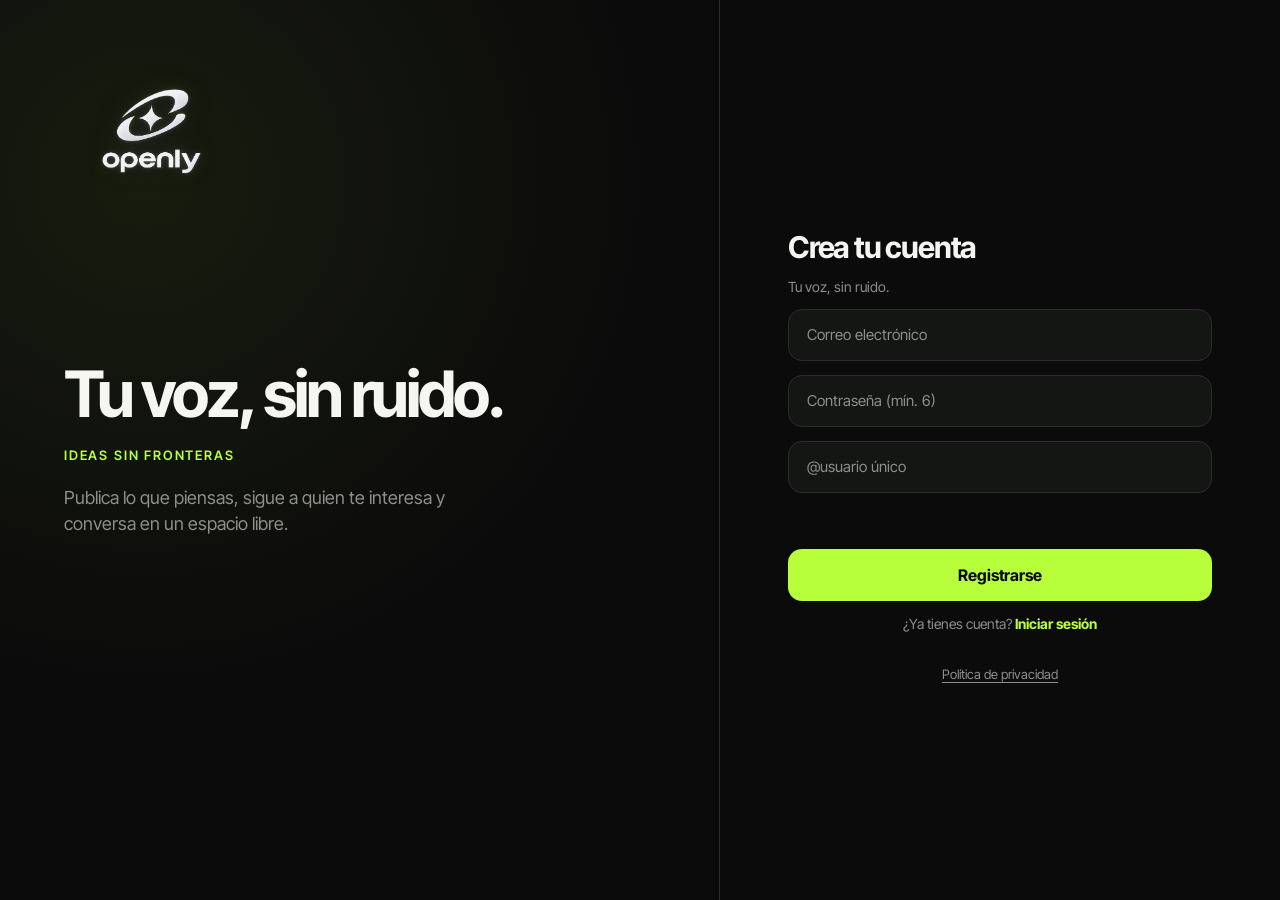
<file: index.html>
<!doctype html>
<html lang="es"><head><meta charset="utf-8">
<meta name="viewport" content="width=device-width, initial-scale=1, viewport-fit=cover">
<meta name="theme-color" content="#0B0B0B">
<meta name="description" content="OPENLY, la red social para decir lo que piensas. Tu voz, sin ruido.">
<title>OPENLY · Tu voz, sin ruido</title>
<!-- Icono con fondo para la pestaña del navegador -->
<link rel="icon" type="image/png" sizes="32x32" href="./logo-con-fondo.png?v=99">
<link rel="icon" type="image/png" sizes="16x16" href="./logo-con-fondo.png?v=99">
<link rel="apple-touch-icon" href="./logo-con-fondo.png?v=99">
<link rel="preconnect" href="https://fonts.googleapis.com"><link rel="preconnect" href="https://fonts.gstatic.com" crossorigin>
<link rel="stylesheet" href="https://fonts.googleapis.com/css2?family=Inter+Tight:wght@400;600;700&display=swap">
<link rel="stylesheet" href="styles.css"></head>
<body class="auth"><div class="shell">

<aside class="side" id="side">
<nav aria-label="Principal">
<button data-go="feed" data-n aria-label="Inicio"><i data-i="home"></i><span>Inicio</span></button>
<button data-go="buscar" data-n aria-label="Buscar"><i data-i="search"></i><span>Buscar</span></button>
<button data-go="notificaciones" data-n aria-label="Notificaciones"><i data-i="bell"></i><span>Notificaciones</span></button>
<button data-go="perfil" data-n aria-label="Perfil"><i data-i="user"></i><span>Perfil</span></button>
<button data-go="ajustes" data-n aria-label="Ajustes"><i data-i="menu"></i><span>Ajustes</span></button>
</nav>
<button class="cta" data-go="publicar" aria-label="Publicar"><i data-i="plus"></i><span>Publicar</span></button>
<div class="box"><h2>A quién seguir</h2><div id="sug"></div></div><div class="chip" id="chip"></div></aside>

<main class="main">
<!-- Logo sin fondo para la portada -->
<div class="brand"><span class="logo bl" role="img" aria-label="OPENLY"><img src="logo-sin-fondo.png?v=1" alt=""><b></b></span><h2>Tu voz, sin ruido.</h2><p class="tag">Ideas sin fronteras</p><p>Publica lo que piensas, sigue a quien te interesa y conversa en un espacio libre.</p></div>

<section class="screen on" id="registro"><header class="top"><span class="logo" role="img" aria-label="OPENLY"><img src="logo-sin-fondo.png?v=1" alt=""><b></b></span></header><div class="body">
<h1>Crea tu cuenta</h1><p class="m">Tu voz, sin ruido.</p>
<label class="in"><input id="rE" type="email" placeholder="Correo electrónico" autocomplete="email"></label>
<label class="in"><input id="rP" type="password" placeholder="Contraseña (mín. 6)" autocomplete="new-password"></label>
<label class="in"><input id="rU" placeholder="@usuario único" autocapitalize="none" autocomplete="username"></label>
<p class="m" id="rOk"></p><div class="grow"></div>
<button class="btn" id="bReg">Registrarse</button>
<p class="m c">¿Ya tienes cuenta? <a href="#" data-go="login">Iniciar sesión</a></p>
<p class="m leg"><a href="politica.html" target="_blank" rel="noopener" onclick="event.stopPropagation()">Política de privacidad</a></p></div></section>

<section class="screen" id="login"><header class="top"><span class="logo" role="img" aria-label="OPENLY"><img src="logo-sin-fondo.png?v=1" alt=""><b></b></span></header><div class="body">
<h1>Bienvenido de nuevo</h1><p class="m">Inicia sesión para continuar.</p>
<label class="in"><input id="lE" type="email" placeholder="Correo electrónico" autocomplete="email"></label>
<label class="in"><input id="lP" type="password" placeholder="Contraseña" autocomplete="current-password"></label>
<a class="m r" href="#" data-go="recuperar">Recuperar contraseña</a><div class="grow"></div>
<button class="btn" id="bLog">Iniciar sesión</button><button class="btn o" data-go="registro">Crear cuenta</button>
<p class="m leg"><a href="politica.html" target="_blank" rel="noopener" onclick="event.stopPropagation()">Política de privacidad</a></p></div></section>

<section class="screen" id="recuperar"><header class="top"><button class="ib" data-go="login" aria-label="Volver"><i data-i="back"></i></button></header><div class="body">
<h1>Recuperar contraseña</h1><p class="m">Te enviamos un código a tu correo.</p>
<label class="in"><input id="cE" type="email" placeholder="Correo electrónico"></label>
<button class="btn o" id="bCode" style="margin:0">Enviar código</button>
<label class="in"><input id="cC" placeholder="Código de 6 dígitos" inputmode="numeric"></label>
<label class="in"><input id="cP" type="password" placeholder="Nueva contraseña"></label>
<div class="grow"></div><button class="btn" id="bReset" style="margin-bottom:28px">Cambiar contraseña</button></div></section>

<section class="screen" id="feed"><header class="top"><span class="logo" role="img" aria-label="OPENLY"><img src="logo-sin-fondo.png?v=1" alt=""><b>openly</b></span><h2 class="dt">Inicio</h2><div class="row"><button class="ib mo" data-go="ajustes" aria-label="Menú"><i data-i="menu"></i></button></div></header>
<div class="tabs"><button class="on">Para ti</button></div>
<div class="scroll" id="feedList"></div></section>

<section class="screen" id="publicar"><header class="top"><button class="ib" data-go="feed" aria-label="Cerrar"><i data-i="x"></i></button><button class="pill" id="bPub">Publicar</button></header>
<div class="body row"><div id="pubAv"></div><div class="grow col"><textarea id="pTxt" placeholder="¿Qué quieres decir?" maxlength="280"></textarea><div id="pPrev"></div></div></div>
<footer class="bar"><button class="ib" id="bImg" aria-label="Adjuntar imagen"><i data-i="img"></i></button><input type="file" id="pFile" accept="image/*" hidden><span class="m" id="pCnt">0 / 280</span></footer></section>

<section class="screen" id="detalle"><header class="top"><button class="ib" data-go="feed" aria-label="Volver"><i data-i="back"></i></button><h2>Publicación</h2><span style="width:24px"></span></header>
<div class="scroll" id="detalleList"></div>
<footer class="bar"><label class="in grow pillin" style="height:44px"><input id="cTxt" placeholder="Escribe un comentario" maxlength="280"></label><button class="pill" id="bCom">Enviar</button></footer></section>

<section class="screen" id="buscar"><header class="top"><span class="logo" role="img" aria-label="OPENLY"><img src="logo-sin-fondo.png?v=1" alt=""><b>openly</b></span><h2 class="dt">Buscar</h2></header>
<div class="body" style="flex:none"><label class="in pillin"><i data-i="search"></i><input id="qIn" placeholder="Buscar usuarios o @usuario" autocapitalize="none"></label><h2>Personas</h2></div>
<div class="scroll" id="people"></div></section>

<section class="screen" id="notificaciones"><header class="top lo"><span class="logo" role="img" aria-label="OPENLY"><img src="logo-sin-fondo.png?v=1" alt=""><b>openly</b></span></header>
<div class="body" style="flex:none"><h1 class="s">Notificaciones</h1></div><div class="scroll" id="notifs"></div></section>

<section class="screen" id="perfil"><header class="top"><span class="logo" role="img" aria-label="OPENLY"><img src="logo-sin-fondo.png?v=1" alt=""><b>openly</b></span><h2 class="dt">Perfil</h2><button class="ib mo" data-go="ajustes" aria-label="Menú"><i data-i="menu"></i></button></header>
<div class="body" style="flex:none;gap:10px"><div class="row sb"><div id="pAv"></div><button class="pill" id="pBtn"></button></div>
<div><h2 class="l" id="pNom"></h2><p class="m" id="pUsr"></p></div><p id="pBio"></p><p class="stats" id="pSt"></p></div>
<div class="tabs"><button class="on">Publicaciones</button></div><div class="scroll" id="mine"></div></section>

<section class="screen" id="editar"><header class="top"><button class="ib" data-go="perfil" aria-label="Volver"><i data-i="back"></i></button><h2>Editar perfil</h2><span style="width:24px"></span></header>
<div class="body"><div class="row" style="gap:16px;align-items:center"><div id="eAv"></div><button class="pill o" id="bFoto">Cambiar foto</button><input type="file" id="eFile" accept="image/*" hidden></div>
<label class="in"><input id="eNom" placeholder="Nombre" maxlength="40"></label>
<label class="in" style="height:auto;padding:12px 16px"><textarea id="eBio" placeholder="Biografía" maxlength="160" style="min-height:80px;font-size:15px"></textarea></label>
<div class="grow"></div><button class="btn" id="bSave" style="margin-bottom:28px">Guardar</button></div></section>

<section class="screen" id="ajustes"><header class="top"><button class="ib" data-go="feed" aria-label="Volver"><i data-i="back"></i></button><h2>Ajustes</h2><span style="width:24px"></span></header>
<div class="scroll"><a class="item" href="#" data-go="perfil">Mi perfil</a><a class="item" href="#" data-act="editar">Editar perfil</a><a class="item danger" href="#" data-act="logout">Cerrar sesión</a></div></section>

<nav class="nav" id="nav" aria-label="Principal"><button data-go="feed" data-n aria-label="Inicio"><i data-i="home"></i></button><button data-go="buscar" data-n aria-label="Buscar"><i data-i="search"></i></button><button data-go="publicar" aria-label="Publicar"><i data-i="plus"></i></button><button data-go="notificaciones" data-n aria-label="Notificaciones"><i data-i="bell"></i></button><button data-go="perfil" data-n aria-label="Perfil"><i data-i="user"></i></button></nav>
</main>


</div>
<div id="toast" role="status"></div>
<script src="config.js"></script><script src="app.js"></script></body></html>
</file>
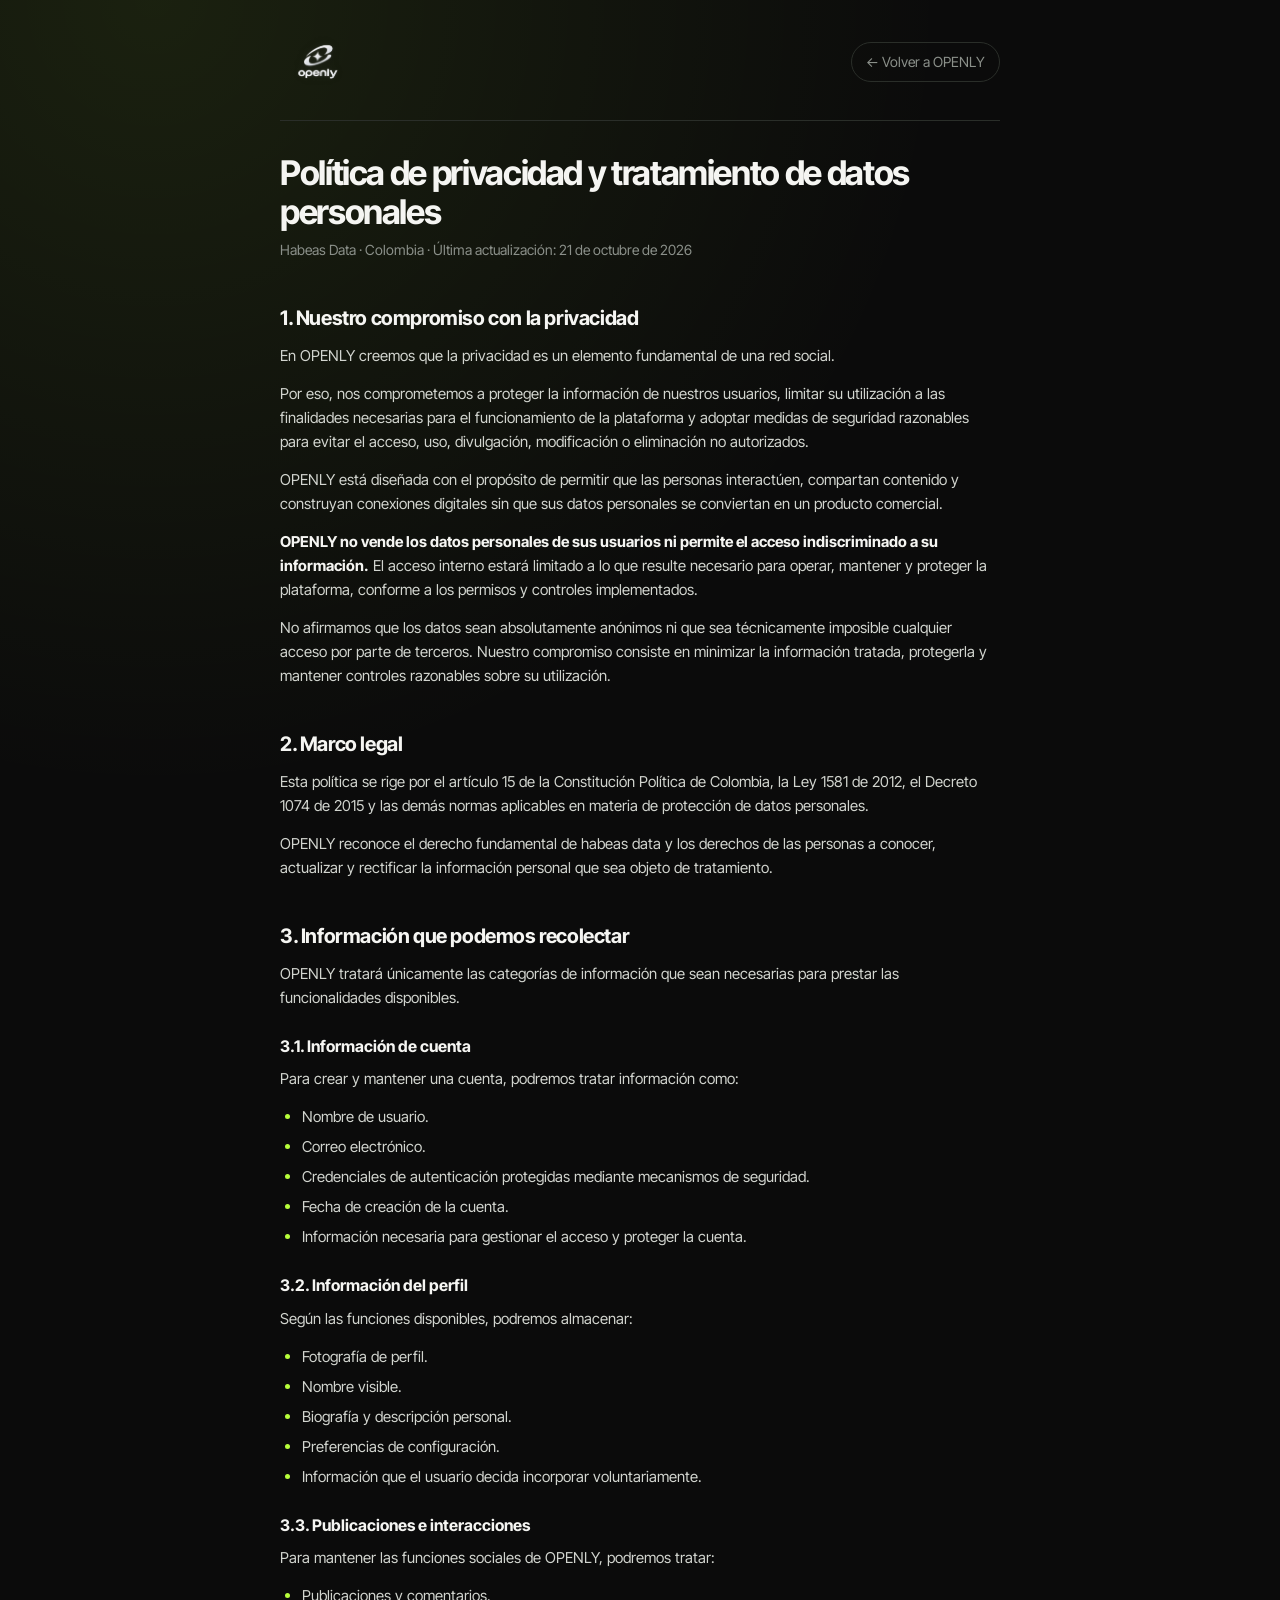
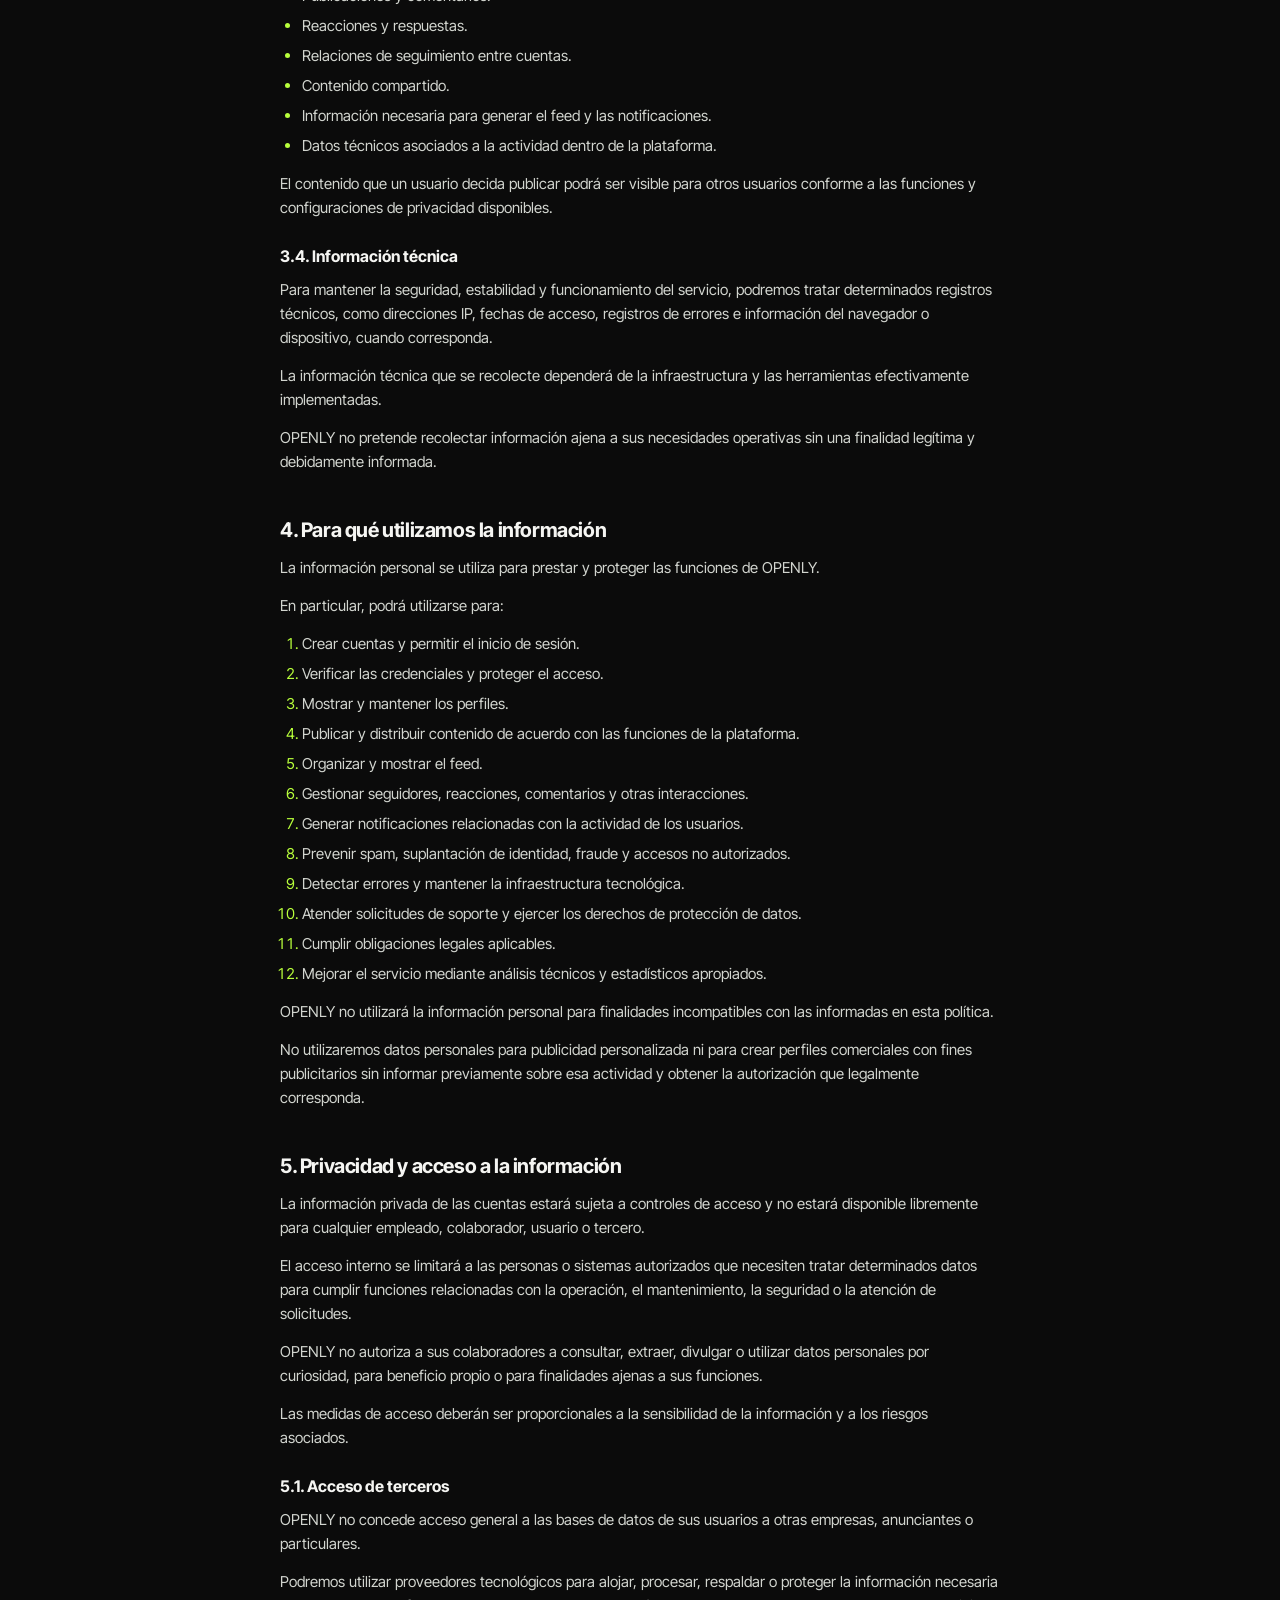
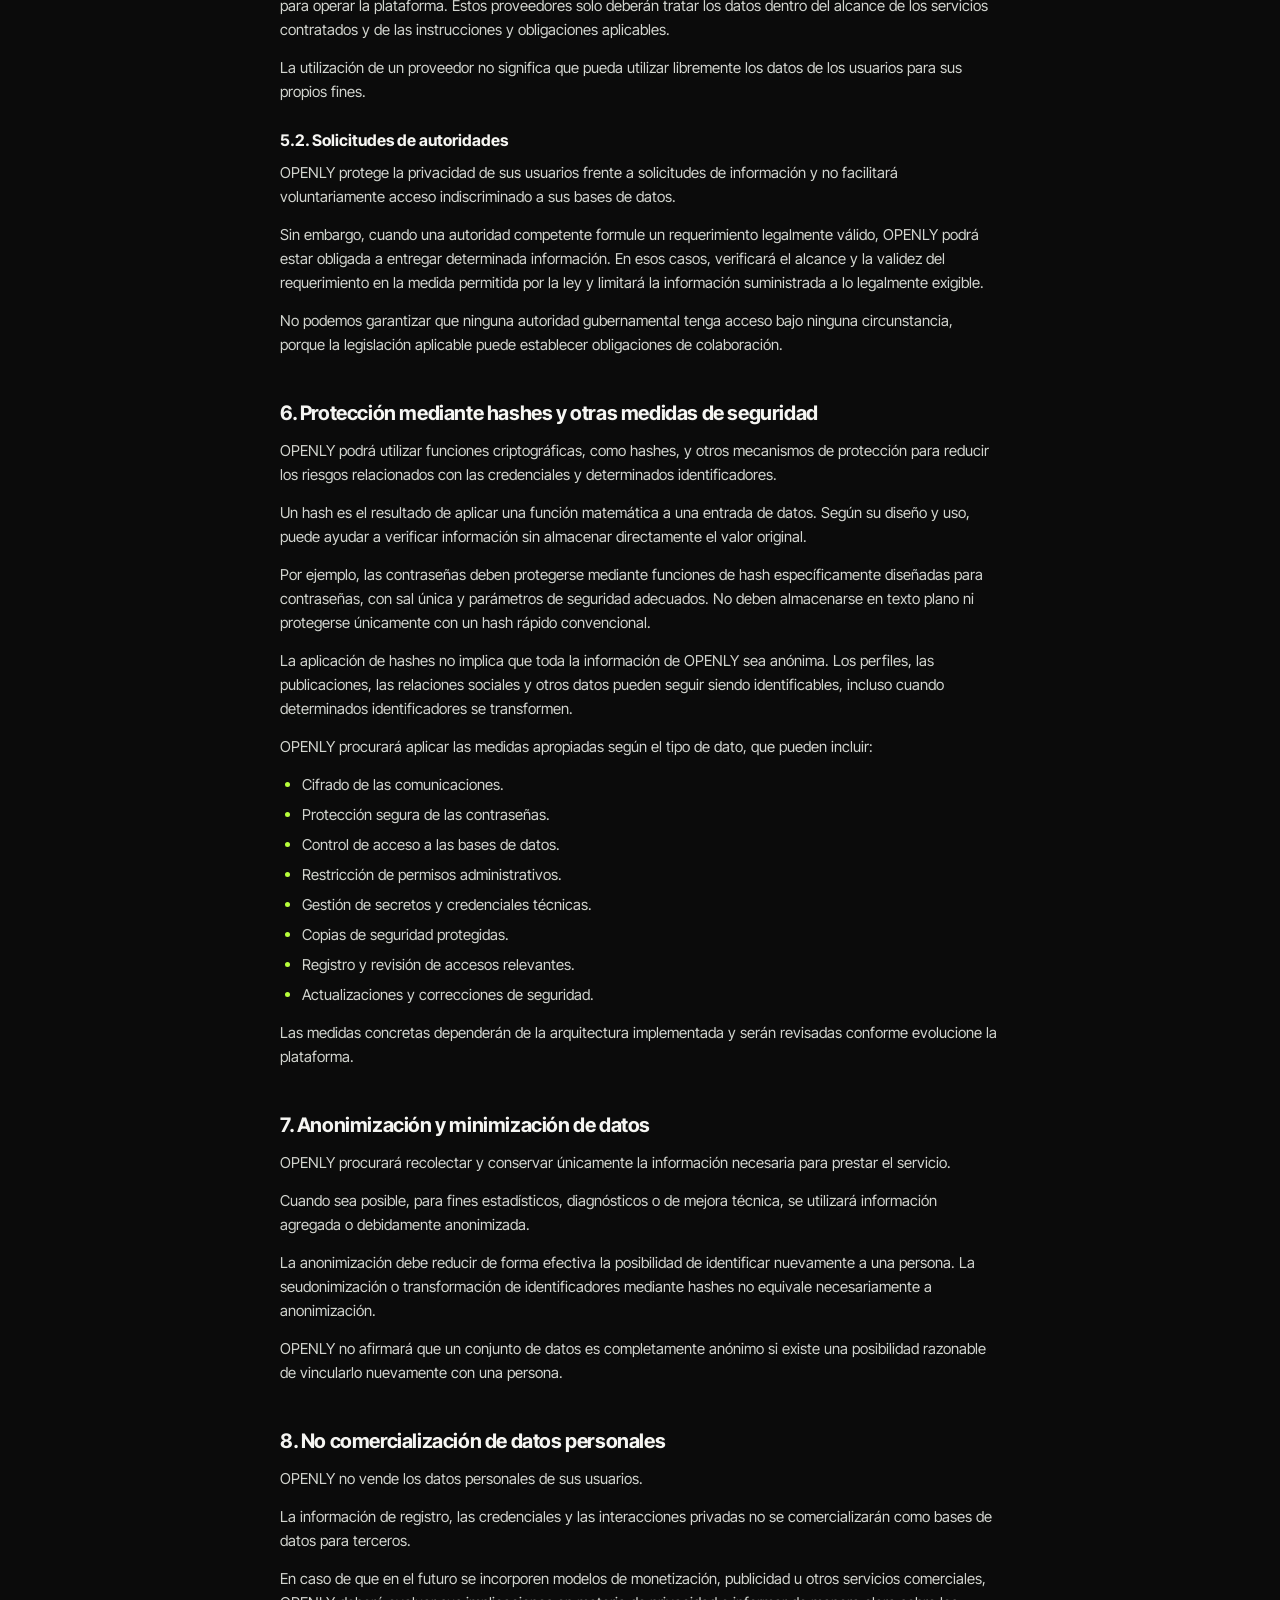
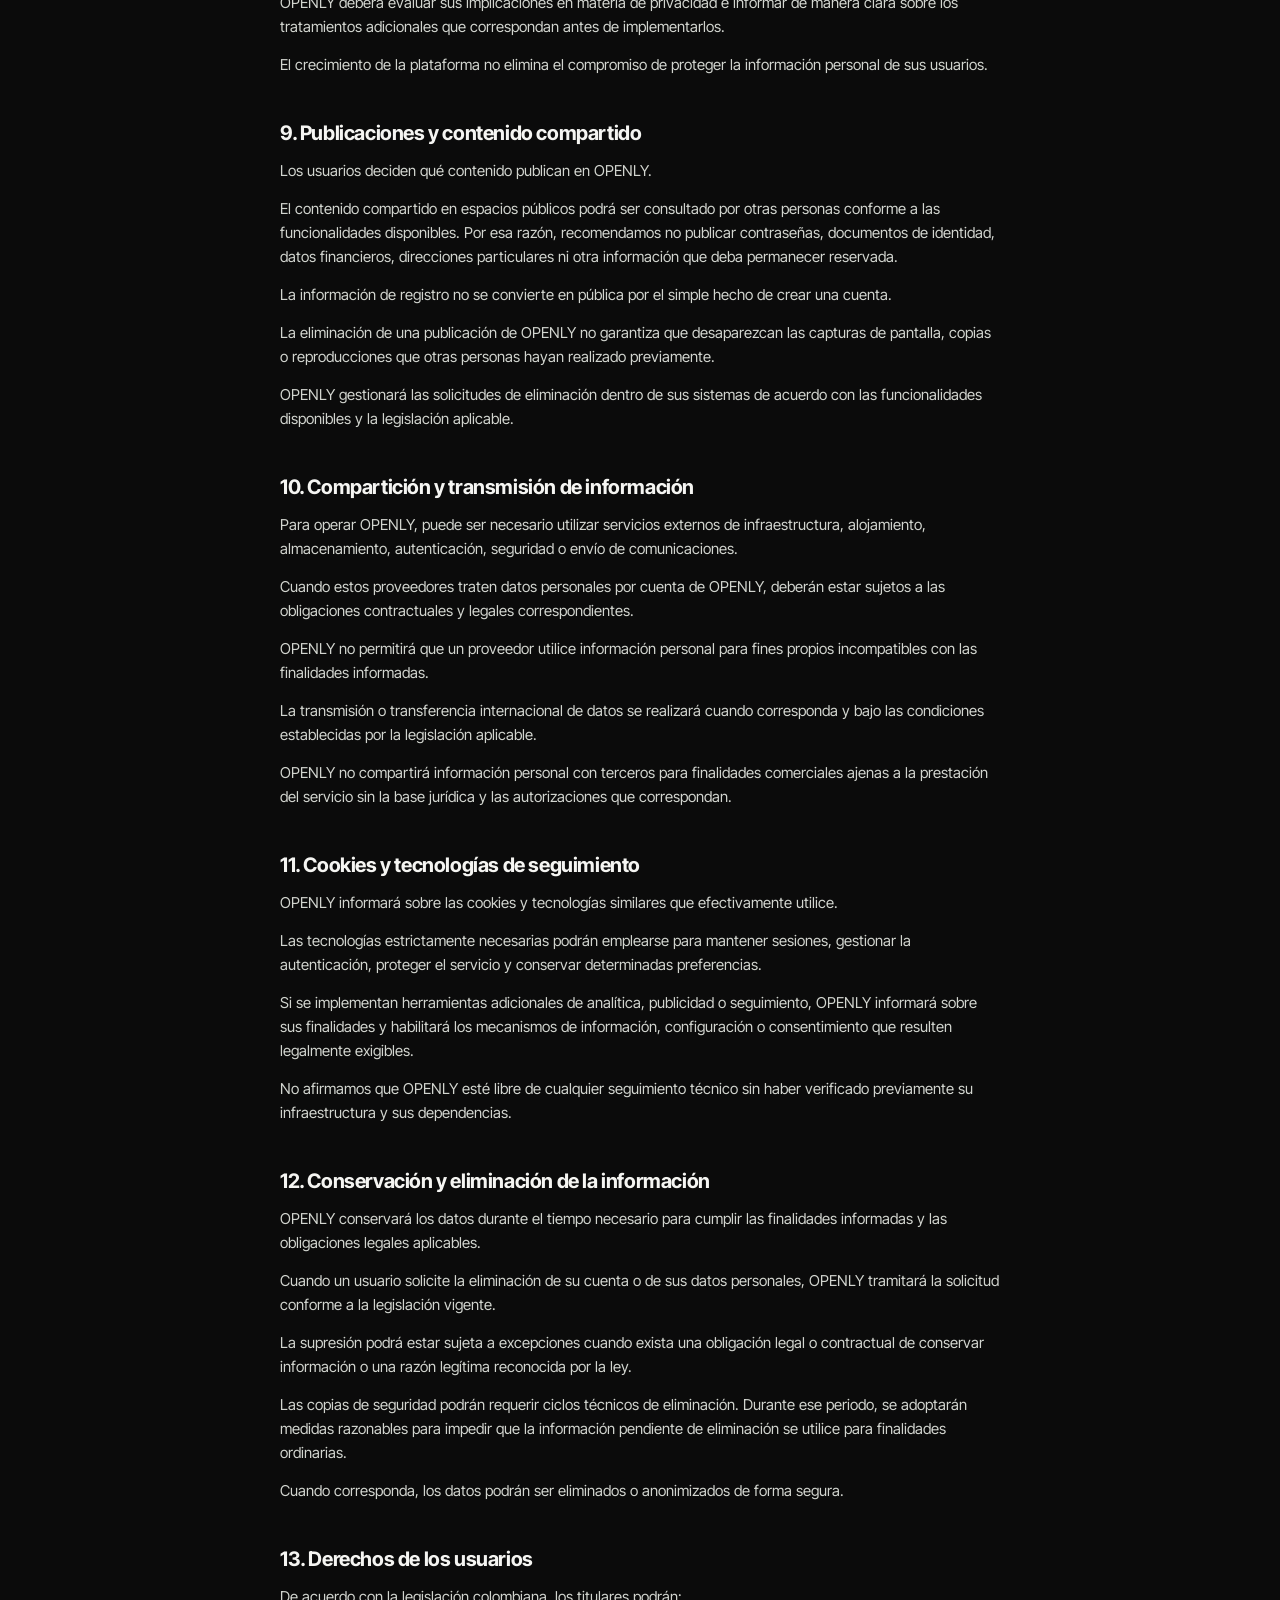
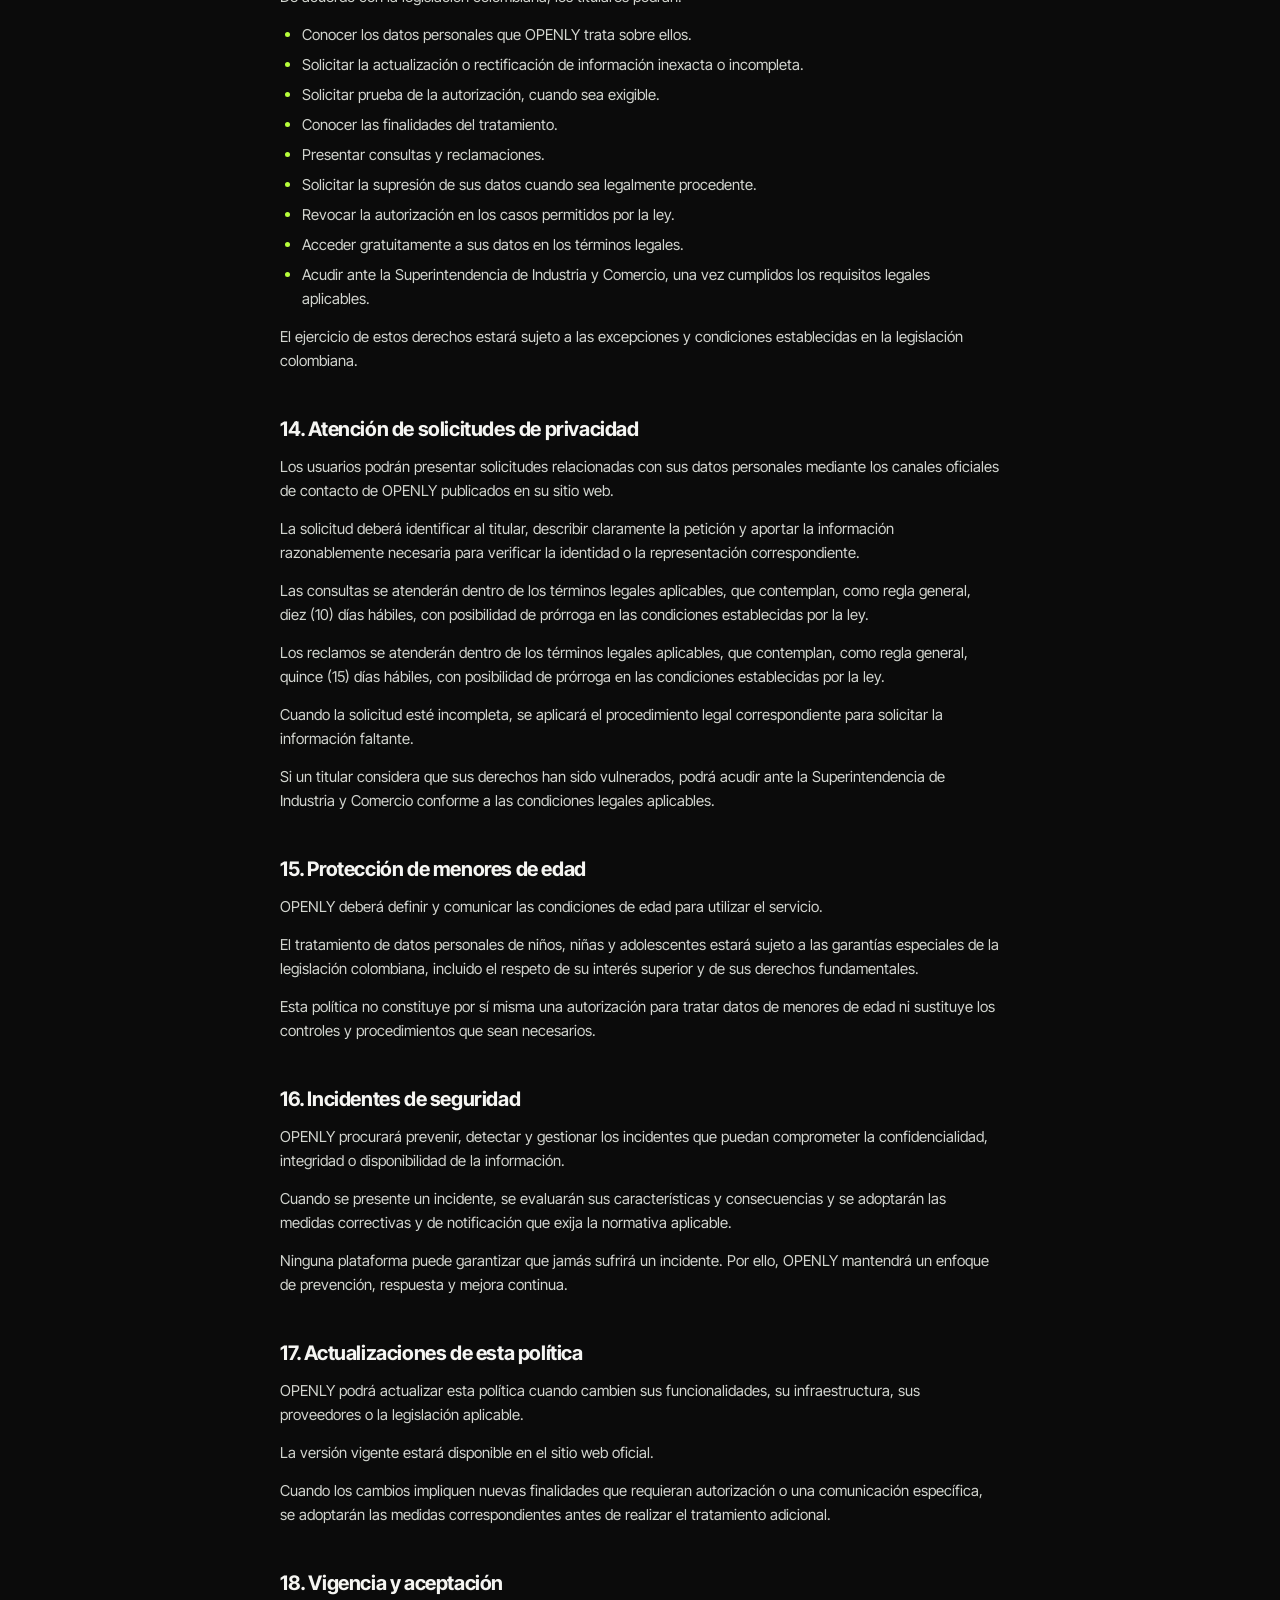
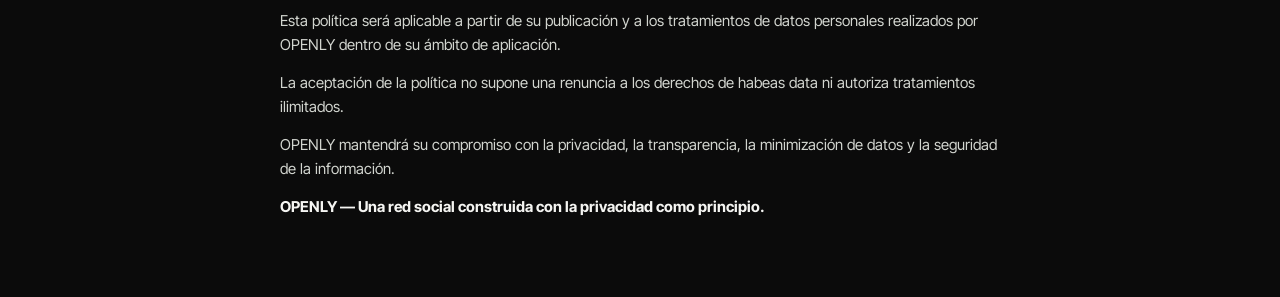
<file: politica.html>
<!doctype html>
<html lang="es"><head><meta charset="utf-8">
<meta name="viewport" content="width=device-width, initial-scale=1">
<meta name="theme-color" content="#0B0B0B">
<title>Política de privacidad · OPENLY</title>
<link rel="icon" href="logo.png">
<link rel="preconnect" href="https://fonts.googleapis.com"><link rel="preconnect" href="https://fonts.gstatic.com" crossorigin>
<link rel="stylesheet" href="https://fonts.googleapis.com/css2?family=Inter+Tight:wght@400;600;700&display=swap">
<style>
:root{--lime:#B8FF3B;--bg:#0B0B0B;--fg:#F5F5F2;--mu:#8B908A;--line:#2A2E29;--tx:#D2D5CF}
*{box-sizing:border-box;margin:0}
html{background:var(--bg)}
body{font-family:'Inter Tight',-apple-system,'Helvetica Neue',Arial,sans-serif;color:var(--fg);background:radial-gradient(circle at 12% 0%,rgba(184,255,59,.09),transparent 55%) fixed,var(--bg);min-height:100vh;line-height:1.6;-webkit-text-size-adjust:100%;-webkit-font-smoothing:antialiased}
.wrap{max-width:760px;margin:0 auto;padding:calc(env(safe-area-inset-top) + 24px) 20px calc(env(safe-area-inset-bottom) + 64px)}
.top{display:flex;align-items:center;justify-content:space-between;gap:16px;padding-bottom:20px;border-bottom:1px solid var(--line)}
.top img{height:clamp(52px,9vw,76px);width:auto;display:block}
.top a{color:var(--mu);font-size:14px;text-decoration:none;padding:8px 14px;border:1px solid var(--line);border-radius:999px;white-space:nowrap;transition:color .15s,border-color .15s}
.top a:hover{color:var(--lime);border-color:var(--lime)}
h1{font-size:clamp(26px,5vw,34px);font-weight:700;letter-spacing:-.04em;line-height:1.15;margin-top:32px}
.sub{color:var(--mu);font-size:14px;margin:8px 0 28px}
h2{font-size:20px;font-weight:700;margin:40px 0 10px;letter-spacing:-.02em}
h3{font-size:16px;font-weight:700;margin:24px 0 8px}
p{margin:0 0 14px;color:var(--tx);font-size:15px}
strong{color:var(--fg);font-weight:700}
ul,ol{margin:0 0 14px;padding-left:22px;color:var(--tx);font-size:15px}li{margin-bottom:6px}li::marker{color:var(--lime)}
p a,li a{color:var(--lime)}
a:focus-visible{outline:2px solid var(--lime);outline-offset:2px}
::selection{background:var(--lime);color:#0B0B0B}
</style></head>
<body><div class="wrap">
<header class="top"><img src="logo.png" alt="OPENLY"><a href="index.html">← Volver a OPENLY</a></header>
<h1>Política de privacidad y tratamiento de datos personales</h1>
<p class="sub">Habeas Data · Colombia · Última actualización: 21 de octubre de 2026</p>
<h2>1. Nuestro compromiso con la privacidad</h2>
<p>En OPENLY creemos que la privacidad es un elemento fundamental de una red social.</p>
<p>Por eso, nos comprometemos a proteger la información de nuestros usuarios, limitar su utilización a las finalidades necesarias para el funcionamiento de la plataforma y adoptar medidas de seguridad razonables para evitar el acceso, uso, divulgación, modificación o eliminación no autorizados.</p>
<p>OPENLY está diseñada con el propósito de permitir que las personas interactúen, compartan contenido y construyan conexiones digitales sin que sus datos personales se conviertan en un producto comercial.</p>
<p><strong>OPENLY no vende los datos personales de sus usuarios ni permite el acceso indiscriminado a su información.</strong> El acceso interno estará limitado a lo que resulte necesario para operar, mantener y proteger la plataforma, conforme a los permisos y controles implementados.</p>
<p>No afirmamos que los datos sean absolutamente anónimos ni que sea técnicamente imposible cualquier acceso por parte de terceros. Nuestro compromiso consiste en minimizar la información tratada, protegerla y mantener controles razonables sobre su utilización.</p>
<h2>2. Marco legal</h2>
<p>Esta política se rige por el artículo 15 de la Constitución Política de Colombia, la Ley 1581 de 2012, el Decreto 1074 de 2015 y las demás normas aplicables en materia de protección de datos personales.</p>
<p>OPENLY reconoce el derecho fundamental de habeas data y los derechos de las personas a conocer, actualizar y rectificar la información personal que sea objeto de tratamiento.</p>
<h2>3. Información que podemos recolectar</h2>
<p>OPENLY tratará únicamente las categorías de información que sean necesarias para prestar las funcionalidades disponibles.</p>
<h3>3.1. Información de cuenta</h3>
<p>Para crear y mantener una cuenta, podremos tratar información como:</p>
<ul>
<li>Nombre de usuario.</li>
<li>Correo electrónico.</li>
<li>Credenciales de autenticación protegidas mediante mecanismos de seguridad.</li>
<li>Fecha de creación de la cuenta.</li>
<li>Información necesaria para gestionar el acceso y proteger la cuenta.</li>
</ul>
<h3>3.2. Información del perfil</h3>
<p>Según las funciones disponibles, podremos almacenar:</p>
<ul>
<li>Fotografía de perfil.</li>
<li>Nombre visible.</li>
<li>Biografía y descripción personal.</li>
<li>Preferencias de configuración.</li>
<li>Información que el usuario decida incorporar voluntariamente.</li>
</ul>
<h3>3.3. Publicaciones e interacciones</h3>
<p>Para mantener las funciones sociales de OPENLY, podremos tratar:</p>
<ul>
<li>Publicaciones y comentarios.</li>
<li>Reacciones y respuestas.</li>
<li>Relaciones de seguimiento entre cuentas.</li>
<li>Contenido compartido.</li>
<li>Información necesaria para generar el feed y las notificaciones.</li>
<li>Datos técnicos asociados a la actividad dentro de la plataforma.</li>
</ul>
<p>El contenido que un usuario decida publicar podrá ser visible para otros usuarios conforme a las funciones y configuraciones de privacidad disponibles.</p>
<h3>3.4. Información técnica</h3>
<p>Para mantener la seguridad, estabilidad y funcionamiento del servicio, podremos tratar determinados registros técnicos, como direcciones IP, fechas de acceso, registros de errores e información del navegador o dispositivo, cuando corresponda.</p>
<p>La información técnica que se recolecte dependerá de la infraestructura y las herramientas efectivamente implementadas.</p>
<p>OPENLY no pretende recolectar información ajena a sus necesidades operativas sin una finalidad legítima y debidamente informada.</p>
<h2>4. Para qué utilizamos la información</h2>
<p>La información personal se utiliza para prestar y proteger las funciones de OPENLY.</p>
<p>En particular, podrá utilizarse para:</p>
<ol>
<li>Crear cuentas y permitir el inicio de sesión.</li>
<li>Verificar las credenciales y proteger el acceso.</li>
<li>Mostrar y mantener los perfiles.</li>
<li>Publicar y distribuir contenido de acuerdo con las funciones de la plataforma.</li>
<li>Organizar y mostrar el feed.</li>
<li>Gestionar seguidores, reacciones, comentarios y otras interacciones.</li>
<li>Generar notificaciones relacionadas con la actividad de los usuarios.</li>
<li>Prevenir spam, suplantación de identidad, fraude y accesos no autorizados.</li>
<li>Detectar errores y mantener la infraestructura tecnológica.</li>
<li>Atender solicitudes de soporte y ejercer los derechos de protección de datos.</li>
<li>Cumplir obligaciones legales aplicables.</li>
<li>Mejorar el servicio mediante análisis técnicos y estadísticos apropiados.</li>
</ol>
<p>OPENLY no utilizará la información personal para finalidades incompatibles con las informadas en esta política.</p>
<p>No utilizaremos datos personales para publicidad personalizada ni para crear perfiles comerciales con fines publicitarios sin informar previamente sobre esa actividad y obtener la autorización que legalmente corresponda.</p>
<h2>5. Privacidad y acceso a la información</h2>
<p>La información privada de las cuentas estará sujeta a controles de acceso y no estará disponible libremente para cualquier empleado, colaborador, usuario o tercero.</p>
<p>El acceso interno se limitará a las personas o sistemas autorizados que necesiten tratar determinados datos para cumplir funciones relacionadas con la operación, el mantenimiento, la seguridad o la atención de solicitudes.</p>
<p>OPENLY no autoriza a sus colaboradores a consultar, extraer, divulgar o utilizar datos personales por curiosidad, para beneficio propio o para finalidades ajenas a sus funciones.</p>
<p>Las medidas de acceso deberán ser proporcionales a la sensibilidad de la información y a los riesgos asociados.</p>
<h3>5.1. Acceso de terceros</h3>
<p>OPENLY no concede acceso general a las bases de datos de sus usuarios a otras empresas, anunciantes o particulares.</p>
<p>Podremos utilizar proveedores tecnológicos para alojar, procesar, respaldar o proteger la información necesaria para operar la plataforma. Estos proveedores solo deberán tratar los datos dentro del alcance de los servicios contratados y de las instrucciones y obligaciones aplicables.</p>
<p>La utilización de un proveedor no significa que pueda utilizar libremente los datos de los usuarios para sus propios fines.</p>
<h3>5.2. Solicitudes de autoridades</h3>
<p>OPENLY protege la privacidad de sus usuarios frente a solicitudes de información y no facilitará voluntariamente acceso indiscriminado a sus bases de datos.</p>
<p>Sin embargo, cuando una autoridad competente formule un requerimiento legalmente válido, OPENLY podrá estar obligada a entregar determinada información. En esos casos, verificará el alcance y la validez del requerimiento en la medida permitida por la ley y limitará la información suministrada a lo legalmente exigible.</p>
<p>No podemos garantizar que ninguna autoridad gubernamental tenga acceso bajo ninguna circunstancia, porque la legislación aplicable puede establecer obligaciones de colaboración.</p>
<h2>6. Protección mediante hashes y otras medidas de seguridad</h2>
<p>OPENLY podrá utilizar funciones criptográficas, como hashes, y otros mecanismos de protección para reducir los riesgos relacionados con las credenciales y determinados identificadores.</p>
<p>Un hash es el resultado de aplicar una función matemática a una entrada de datos. Según su diseño y uso, puede ayudar a verificar información sin almacenar directamente el valor original.</p>
<p>Por ejemplo, las contraseñas deben protegerse mediante funciones de hash específicamente diseñadas para contraseñas, con sal única y parámetros de seguridad adecuados. No deben almacenarse en texto plano ni protegerse únicamente con un hash rápido convencional.</p>
<p>La aplicación de hashes no implica que toda la información de OPENLY sea anónima. Los perfiles, las publicaciones, las relaciones sociales y otros datos pueden seguir siendo identificables, incluso cuando determinados identificadores se transformen.</p>
<p>OPENLY procurará aplicar las medidas apropiadas según el tipo de dato, que pueden incluir:</p>
<ul>
<li>Cifrado de las comunicaciones.</li>
<li>Protección segura de las contraseñas.</li>
<li>Control de acceso a las bases de datos.</li>
<li>Restricción de permisos administrativos.</li>
<li>Gestión de secretos y credenciales técnicas.</li>
<li>Copias de seguridad protegidas.</li>
<li>Registro y revisión de accesos relevantes.</li>
<li>Actualizaciones y correcciones de seguridad.</li>
</ul>
<p>Las medidas concretas dependerán de la arquitectura implementada y serán revisadas conforme evolucione la plataforma.</p>
<h2>7. Anonimización y minimización de datos</h2>
<p>OPENLY procurará recolectar y conservar únicamente la información necesaria para prestar el servicio.</p>
<p>Cuando sea posible, para fines estadísticos, diagnósticos o de mejora técnica, se utilizará información agregada o debidamente anonimizada.</p>
<p>La anonimización debe reducir de forma efectiva la posibilidad de identificar nuevamente a una persona. La seudonimización o transformación de identificadores mediante hashes no equivale necesariamente a anonimización.</p>
<p>OPENLY no afirmará que un conjunto de datos es completamente anónimo si existe una posibilidad razonable de vincularlo nuevamente con una persona.</p>
<h2>8. No comercialización de datos personales</h2>
<p>OPENLY no vende los datos personales de sus usuarios.</p>
<p>La información de registro, las credenciales y las interacciones privadas no se comercializarán como bases de datos para terceros.</p>
<p>En caso de que en el futuro se incorporen modelos de monetización, publicidad u otros servicios comerciales, OPENLY deberá evaluar sus implicaciones en materia de privacidad e informar de manera clara sobre los tratamientos adicionales que correspondan antes de implementarlos.</p>
<p>El crecimiento de la plataforma no elimina el compromiso de proteger la información personal de sus usuarios.</p>
<h2>9. Publicaciones y contenido compartido</h2>
<p>Los usuarios deciden qué contenido publican en OPENLY.</p>
<p>El contenido compartido en espacios públicos podrá ser consultado por otras personas conforme a las funcionalidades disponibles. Por esa razón, recomendamos no publicar contraseñas, documentos de identidad, datos financieros, direcciones particulares ni otra información que deba permanecer reservada.</p>
<p>La información de registro no se convierte en pública por el simple hecho de crear una cuenta.</p>
<p>La eliminación de una publicación de OPENLY no garantiza que desaparezcan las capturas de pantalla, copias o reproducciones que otras personas hayan realizado previamente.</p>
<p>OPENLY gestionará las solicitudes de eliminación dentro de sus sistemas de acuerdo con las funcionalidades disponibles y la legislación aplicable.</p>
<h2>10. Compartición y transmisión de información</h2>
<p>Para operar OPENLY, puede ser necesario utilizar servicios externos de infraestructura, alojamiento, almacenamiento, autenticación, seguridad o envío de comunicaciones.</p>
<p>Cuando estos proveedores traten datos personales por cuenta de OPENLY, deberán estar sujetos a las obligaciones contractuales y legales correspondientes.</p>
<p>OPENLY no permitirá que un proveedor utilice información personal para fines propios incompatibles con las finalidades informadas.</p>
<p>La transmisión o transferencia internacional de datos se realizará cuando corresponda y bajo las condiciones establecidas por la legislación aplicable.</p>
<p>OPENLY no compartirá información personal con terceros para finalidades comerciales ajenas a la prestación del servicio sin la base jurídica y las autorizaciones que correspondan.</p>
<h2>11. Cookies y tecnologías de seguimiento</h2>
<p>OPENLY informará sobre las cookies y tecnologías similares que efectivamente utilice.</p>
<p>Las tecnologías estrictamente necesarias podrán emplearse para mantener sesiones, gestionar la autenticación, proteger el servicio y conservar determinadas preferencias.</p>
<p>Si se implementan herramientas adicionales de analítica, publicidad o seguimiento, OPENLY informará sobre sus finalidades y habilitará los mecanismos de información, configuración o consentimiento que resulten legalmente exigibles.</p>
<p>No afirmamos que OPENLY esté libre de cualquier seguimiento técnico sin haber verificado previamente su infraestructura y sus dependencias.</p>
<h2>12. Conservación y eliminación de la información</h2>
<p>OPENLY conservará los datos durante el tiempo necesario para cumplir las finalidades informadas y las obligaciones legales aplicables.</p>
<p>Cuando un usuario solicite la eliminación de su cuenta o de sus datos personales, OPENLY tramitará la solicitud conforme a la legislación vigente.</p>
<p>La supresión podrá estar sujeta a excepciones cuando exista una obligación legal o contractual de conservar información o una razón legítima reconocida por la ley.</p>
<p>Las copias de seguridad podrán requerir ciclos técnicos de eliminación. Durante ese periodo, se adoptarán medidas razonables para impedir que la información pendiente de eliminación se utilice para finalidades ordinarias.</p>
<p>Cuando corresponda, los datos podrán ser eliminados o anonimizados de forma segura.</p>
<h2>13. Derechos de los usuarios</h2>
<p>De acuerdo con la legislación colombiana, los titulares podrán:</p>
<ul>
<li>Conocer los datos personales que OPENLY trata sobre ellos.</li>
<li>Solicitar la actualización o rectificación de información inexacta o incompleta.</li>
<li>Solicitar prueba de la autorización, cuando sea exigible.</li>
<li>Conocer las finalidades del tratamiento.</li>
<li>Presentar consultas y reclamaciones.</li>
<li>Solicitar la supresión de sus datos cuando sea legalmente procedente.</li>
<li>Revocar la autorización en los casos permitidos por la ley.</li>
<li>Acceder gratuitamente a sus datos en los términos legales.</li>
<li>Acudir ante la Superintendencia de Industria y Comercio, una vez cumplidos los requisitos legales aplicables.</li>
</ul>
<p>El ejercicio de estos derechos estará sujeto a las excepciones y condiciones establecidas en la legislación colombiana.</p>
<h2>14. Atención de solicitudes de privacidad</h2>
<p>Los usuarios podrán presentar solicitudes relacionadas con sus datos personales mediante los canales oficiales de contacto de OPENLY publicados en su sitio web.</p>
<p>La solicitud deberá identificar al titular, describir claramente la petición y aportar la información razonablemente necesaria para verificar la identidad o la representación correspondiente.</p>
<p>Las consultas se atenderán dentro de los términos legales aplicables, que contemplan, como regla general, diez (10) días hábiles, con posibilidad de prórroga en las condiciones establecidas por la ley.</p>
<p>Los reclamos se atenderán dentro de los términos legales aplicables, que contemplan, como regla general, quince (15) días hábiles, con posibilidad de prórroga en las condiciones establecidas por la ley.</p>
<p>Cuando la solicitud esté incompleta, se aplicará el procedimiento legal correspondiente para solicitar la información faltante.</p>
<p>Si un titular considera que sus derechos han sido vulnerados, podrá acudir ante la Superintendencia de Industria y Comercio conforme a las condiciones legales aplicables.</p>
<h2>15. Protección de menores de edad</h2>
<p>OPENLY deberá definir y comunicar las condiciones de edad para utilizar el servicio.</p>
<p>El tratamiento de datos personales de niños, niñas y adolescentes estará sujeto a las garantías especiales de la legislación colombiana, incluido el respeto de su interés superior y de sus derechos fundamentales.</p>
<p>Esta política no constituye por sí misma una autorización para tratar datos de menores de edad ni sustituye los controles y procedimientos que sean necesarios.</p>
<h2>16. Incidentes de seguridad</h2>
<p>OPENLY procurará prevenir, detectar y gestionar los incidentes que puedan comprometer la confidencialidad, integridad o disponibilidad de la información.</p>
<p>Cuando se presente un incidente, se evaluarán sus características y consecuencias y se adoptarán las medidas correctivas y de notificación que exija la normativa aplicable.</p>
<p>Ninguna plataforma puede garantizar que jamás sufrirá un incidente. Por ello, OPENLY mantendrá un enfoque de prevención, respuesta y mejora continua.</p>
<h2>17. Actualizaciones de esta política</h2>
<p>OPENLY podrá actualizar esta política cuando cambien sus funcionalidades, su infraestructura, sus proveedores o la legislación aplicable.</p>
<p>La versión vigente estará disponible en el sitio web oficial.</p>
<p>Cuando los cambios impliquen nuevas finalidades que requieran autorización o una comunicación específica, se adoptarán las medidas correspondientes antes de realizar el tratamiento adicional.</p>
<h2>18. Vigencia y aceptación</h2>
<p>Esta política será aplicable a partir de su publicación y a los tratamientos de datos personales realizados por OPENLY dentro de su ámbito de aplicación.</p>
<p>La aceptación de la política no supone una renuncia a los derechos de habeas data ni autoriza tratamientos ilimitados.</p>
<p>OPENLY mantendrá su compromiso con la privacidad, la transparencia, la minimización de datos y la seguridad de la información.</p>
<p><strong>OPENLY — Una red social construida con la privacidad como principio.</strong></p>
</div></body></html>
</file>
<file: styles.css>
/* OPENLY — sistema de diseño. Tokens en :root; cambia la marca aquí. */
:root{--lime:#B8FF3B;--lime-d:#9ee020;--on-lime:#0B0B0B;--bg:#0B0B0B;--sf:#141614;--sf2:#1C201C;--fg:#F5F5F2;--mu:#8B908A;--line:#2A2E29;
 --r:14px;--r-lg:20px;--t:.15s ease;--sh:0 8px 24px rgba(0,0,0,.45)}
*{box-sizing:border-box;margin:0;-webkit-tap-highlight-color:transparent;scrollbar-width:thin;scrollbar-color:var(--line) transparent}
html,body{height:100%;background:var(--bg)}
body{font-family:'Inter Tight',-apple-system,'Helvetica Neue',Arial,sans-serif;color:var(--fg);-webkit-font-smoothing:antialiased}
button{font:inherit;color:inherit;background:none;border:0;cursor:pointer;transition:background var(--t),color var(--t),border-color var(--t),transform var(--t),opacity var(--t)}
button:disabled{opacity:.45;cursor:not-allowed}
a{cursor:pointer;color:inherit;text-decoration:none}
svg{display:block}
:focus-visible{outline:2px solid var(--lime);outline-offset:2px}
::selection{background:var(--lime);color:var(--on-lime)}
/* marca */
.logo{display:inline-flex;align-items:center;gap:8px;line-height:1}
.logo img{width:30px;height:30px;flex:none}
.logo b{font-size:22px;font-weight:700;letter-spacing:-.045em}
.logo.bl img{width:clamp(150px,15vw,230px);height:auto}.logo.bl b{font-size:44px}
/* estructura */
.shell{display:flex;justify-content:center;height:100dvh;background:var(--bg)}
.main{position:relative;flex:1 1 auto;width:100%;min-width:0;display:flex;flex-direction:column;background:var(--bg);overflow:hidden}
.screen{display:none;flex:1;flex-direction:column;min-height:0}
.screen.on{display:flex;animation:in .18s ease}
@keyframes in{from{opacity:0;transform:translateY(4px)}to{opacity:1;transform:none}}
.top{display:flex;align-items:center;justify-content:space-between;padding:calc(env(safe-area-inset-top) + 16px) 20px 12px}
.ib{width:44px;height:44px;display:grid;place-items:center;margin:-8px;border-radius:50%}
.ib:hover{background:var(--sf2)}.ib:active{transform:scale(.92)}
.body{flex:1;padding:0 20px;display:flex;flex-direction:column;gap:14px;min-height:0}
.body.row{flex-direction:row;align-items:flex-start;gap:12px;padding-top:8px}
.col{display:flex;flex-direction:column;gap:14px}.grow{flex:1}
.row{display:flex;align-items:center;gap:4px}
.sb{display:flex;justify-content:space-between;align-items:flex-end}
h1{font-size:30px;font-weight:700;letter-spacing:-.04em;line-height:1.1;padding-top:12px}
h1.s{font-size:24px;padding-top:0}
h2{font-size:17px;font-weight:700;letter-spacing:-.02em}h2.l{font-size:24px;letter-spacing:-.03em}
.m{color:var(--mu);font-size:14px}.c{text-align:center;padding-bottom:28px}.c a{color:var(--lime);font-weight:700}
.r{text-align:right;color:var(--lime)}.m.r{display:block}
.tag{color:var(--lime)!important;font-size:13px!important;font-weight:600;letter-spacing:.14em;text-transform:uppercase}
/* controles */
.in{display:flex;align-items:center;gap:10px;height:52px;padding:0 16px;border:1px solid var(--line);border-radius:var(--r);background:var(--sf);color:var(--mu);transition:border-color var(--t),background var(--t)}
.in:hover{border-color:#3a3f38}
.in input{flex:1;background:none;border:0;outline:0;color:var(--fg);font:inherit;font-size:15px;min-width:0}
.in input::placeholder{color:var(--mu)}
.in:focus-within{border-color:var(--lime);background:var(--sf2);outline:0}
.pillin{border-radius:26px}
.btn{height:52px;border-radius:var(--r);background:var(--lime);color:var(--on-lime);font-size:16px;font-weight:700;letter-spacing:-.01em}
.btn:hover{background:var(--lime-d)}.btn:active{transform:scale(.985)}
.btn.o{background:transparent;color:var(--fg);border:1px solid var(--line);margin-bottom:28px}
.btn.o:hover{background:var(--sf2);border-color:#3a3f38}
.pill{height:34px;padding:0 16px;border-radius:17px;background:var(--lime);color:var(--on-lime);font-size:14px;font-weight:700;white-space:nowrap}
.pill:hover{background:var(--lime-d)}.pill:active{transform:scale(.96)}
.pill.o{background:transparent;color:var(--fg);border:1px solid var(--line)}
.pill.o:hover{background:var(--sf2);border-color:#3a3f38}
.av{width:42px;height:42px;border-radius:50%;background:var(--sf2) center/cover;border:1px solid var(--line);display:grid;place-items:center;font-weight:700;font-size:14px;color:var(--lime);flex:none;cursor:pointer}
.av.big{width:84px;height:84px;font-size:28px;border:2px solid var(--lime)}
.tabs{display:flex;border-bottom:1px solid var(--line)}
.tabs button{flex:1;padding:12px 0;font-size:15px;font-weight:600;color:var(--mu);border-bottom:2px solid transparent}
.tabs .on{color:var(--fg);border-color:var(--lime)}.tabs button:hover{color:var(--fg)}
.scroll{flex:1;overflow-y:auto;min-height:0;padding-bottom:8px;overscroll-behavior:contain}
/* publicaciones */
.p{display:flex;gap:12px;padding:16px 20px;border-bottom:1px solid var(--line);transition:background var(--t)}
.p:hover,.n:hover,.row2:hover{background:var(--sf)}
.pc{flex:1;display:flex;flex-direction:column;gap:8px;font-size:15.5px;line-height:1.5;min-width:0}
.pn{display:flex;gap:6px;align-items:baseline;flex-wrap:wrap}.pn b{cursor:pointer;letter-spacing:-.01em}.pn b:hover{color:var(--lime)}.pn .m{font-size:13px}
.pn .del{margin-left:auto;color:var(--mu);width:28px;height:28px;display:grid;place-items:center;border-radius:50%}
.pn .del:hover{color:#ff6b5e;background:var(--sf2)}
.tx{white-space:pre-wrap;word-break:break-word;overflow-wrap:anywhere}
.img{height:170px;border-radius:var(--r-lg);background:var(--sf);border:1px solid var(--line)}
img.img{display:block;width:100%;height:auto;max-height:380px;object-fit:cover}
.ac{display:flex;gap:8px;color:var(--mu);font-size:13px;margin:2px 0 0 -8px}
.ac button{display:flex;gap:6px;align-items:center;color:var(--mu);padding:6px 10px;border-radius:18px}
.ac button:hover{background:var(--sf2);color:var(--fg)}.ac button:active{transform:scale(.94)}
.ac button.on{color:var(--lime)}.ac button.on svg{fill:var(--lime)}
.row2{display:flex;align-items:center;gap:12px;padding:12px 20px}.row2 .grow b{display:block;cursor:pointer}
.n{display:flex;gap:12px;padding:14px 20px;border-bottom:1px solid var(--line);font-size:15px;line-height:1.35;align-items:flex-start;cursor:pointer}
.n>svg{color:var(--lime);flex:none;margin-top:6px}
.n .av{width:36px;height:36px;font-size:13px}
.stats{font-size:14px}.stats b{font-size:16px}
.e{padding:48px 20px}
/* compositor */
textarea{width:100%;min-height:90px;background:none;border:0;outline:0;resize:none;color:var(--fg);font:inherit;font-size:20px;line-height:1.45;padding-top:8px;letter-spacing:-.01em}
textarea:focus-visible{outline:0}
textarea::placeholder{color:#5c615a}
.bar{display:flex;align-items:center;gap:10px;justify-content:space-between;padding:12px 20px calc(env(safe-area-inset-bottom) + 24px);border-top:1px solid var(--line)}
.bar .ib{color:var(--lime)}
.item{display:block;padding:18px 20px;border-bottom:1px solid var(--line);font-size:16px}.item:hover{background:var(--sf)}
.item.danger{color:#ff6b5e;font-weight:700}
/* navegación */
.nav{display:flex;height:calc(72px + env(safe-area-inset-bottom));padding:10px 8px env(safe-area-inset-bottom);border-top:1px solid var(--line);background:var(--bg);justify-content:space-around;align-items:flex-start}
.nav button{width:56px;height:44px;display:grid;place-items:center;color:var(--mu);position:relative;border-radius:14px}
.nav button:hover{color:var(--fg)}
.nav button.on{color:var(--lime)}
.nav button.on::after{content:"";position:absolute;bottom:-2px;width:4px;height:4px;border-radius:50%;background:var(--lime)}
.nav button:nth-child(3){width:56px;background:var(--lime);color:var(--on-lime)}
.nav button:nth-child(3):active{transform:scale(.94)}
body.sub .nav,body.auth .nav{display:none}
#toast{position:fixed;left:0;right:0;margin:0 auto;width:min(380px,calc(100% - 40px));z-index:20;bottom:100px;background:var(--sf2);color:var(--fg);border:1px solid var(--line);border-left:3px solid var(--lime);border-radius:var(--r);box-shadow:var(--sh);padding:14px 16px;font-size:14px;font-weight:600;opacity:0;pointer-events:none;transition:.2s;transform:translateY(8px)}
#toast.on{opacity:1;transform:none}
.leg{text-align:center;font-size:13px;padding:0 0 calc(env(safe-area-inset-bottom) + 28px)}
.leg a{text-decoration:underline;text-underline-offset:3px}.leg a:hover{color:var(--lime)}
#registro .c{padding-bottom:12px}#login .btn.o{margin-bottom:12px}
.side,.brand,.dt{display:none}
body.auth .main{align-items:stretch}
@media(prefers-reduced-motion:reduce){*{animation:none!important;transition:none!important}}
@media(min-width:700px){
 .nav{display:none!important}
 .main{flex:0 1 600px;border-left:1px solid var(--line);border-right:1px solid var(--line)}
 body.auth .main{flex:1 1 auto;border:0}
 body.auth .screen.on{width:100%;max-width:460px;margin:0 auto;justify-content:center}
 body.auth .body{flex:none}body.auth .grow{flex:none;height:8px}
 body.auth .btn.o,body.auth .c{margin-bottom:0;padding-bottom:0}
 body.auth #bReset{margin-bottom:0!important}body.auth .btn{margin-top:6px}body.auth .leg{padding:8px 0 0}
 .top{padding:16px 20px 14px}
 .screen:not(#registro):not(#login):not(#recuperar)>.top{border-bottom:1px solid var(--line)}
 .top .logo b{display:none}.top .logo{margin-right:12px}
 .dt{display:block;font-size:20px;font-weight:700;margin-right:auto}
 .mo{display:none}.bar{padding:12px 20px 16px}
 .side{display:flex;flex-direction:column;align-items:center;gap:4px;flex:0 0 76px;height:100dvh;padding:20px 12px;overflow-y:auto}
 body.auth .side{display:none}
 .side{order:1}.box{display:none}
 .side nav{display:flex;flex-direction:column;gap:4px;width:100%}
 .side [data-n]{display:flex;align-items:center;justify-content:center;gap:16px;width:100%;height:52px;padding:0 14px;border-radius:26px;color:var(--mu);font-size:18px;font-weight:600}
 .side [data-n]:hover{background:var(--sf2);color:var(--fg)}
 .side [data-n].on{color:var(--lime)}
 .side span,.chip div{display:none}
 .cta{display:flex;align-items:center;justify-content:center;gap:10px;width:100%;height:52px;margin-top:12px;border-radius:26px;background:var(--lime);color:var(--on-lime);font-size:16px;font-weight:700}
 .cta:hover{background:var(--lime-d)}
 .chip{margin-top:auto;display:flex;align-items:center;justify-content:center;gap:10px;width:100%;padding:8px;border-radius:26px;cursor:pointer}
 .chip:hover{background:var(--sf2)}.chip div{flex-direction:column;font-size:14px;min-width:0;line-height:1.3}
}
@media(min-width:900px){
 body.auth .main{flex-direction:row}
 body.auth .brand{position:relative;display:flex;flex:1;flex-direction:column;justify-content:center;gap:20px;padding:64px;border-right:1px solid var(--line);background:radial-gradient(circle at 20% 20%,rgba(184,255,59,.07),transparent 55%)}
 .brand .logo.bl{position:absolute;top:36px;left:56px}
 .brand h2{font-size:clamp(40px,5vw,68px);font-weight:700;letter-spacing:-.05em;line-height:1}
 .brand p{max-width:420px;color:var(--mu);font-size:18px;line-height:1.45}
 body.auth .screen.on{flex:0 0 min(560px,50%);max-width:none;margin:0;padding:0 48px}
 body.auth .top:has(.logo){display:none}
}
@media(min-width:1100px){
 .side{flex:0 0 250px;align-items:stretch}
 .side [data-n]{justify-content:flex-start}.side span{display:inline}
 .chip{justify-content:flex-start}.chip div{display:flex} 
 .box{display:block;margin:16px 0;border:1px solid var(--line);border-radius:var(--r-lg);background:var(--sf);padding:14px 0 6px}
 .box h2{padding:0 20px 6px}.box .row2{padding:10px 14px;gap:10px}.box .av{width:36px;height:36px}.box .grow{min-width:0}.box .grow b,.box .grow span{display:block;overflow:hidden;text-overflow:ellipsis;white-space:nowrap}.box .pill{padding:0 12px;flex:none}.box .row2:nth-child(n+4){display:none}
}

#buscar>.body{padding-top:16px}
</file>
